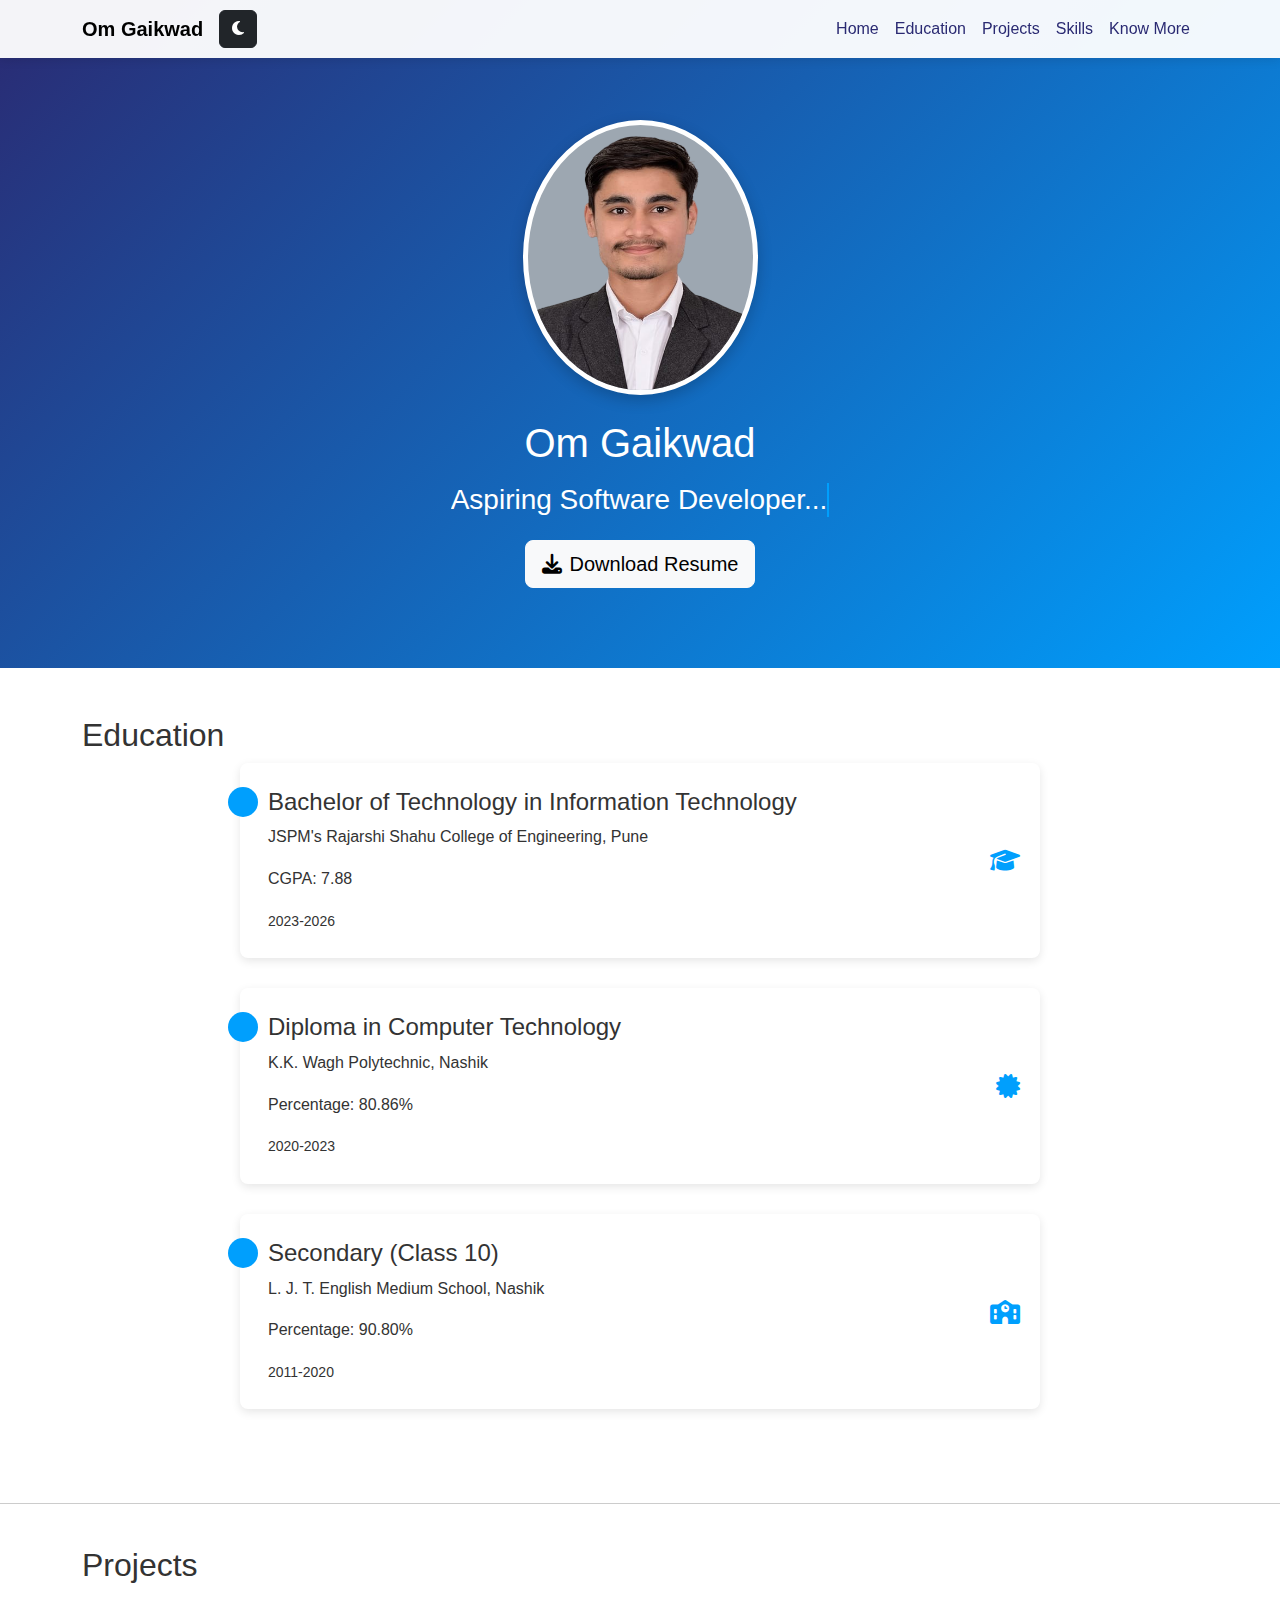
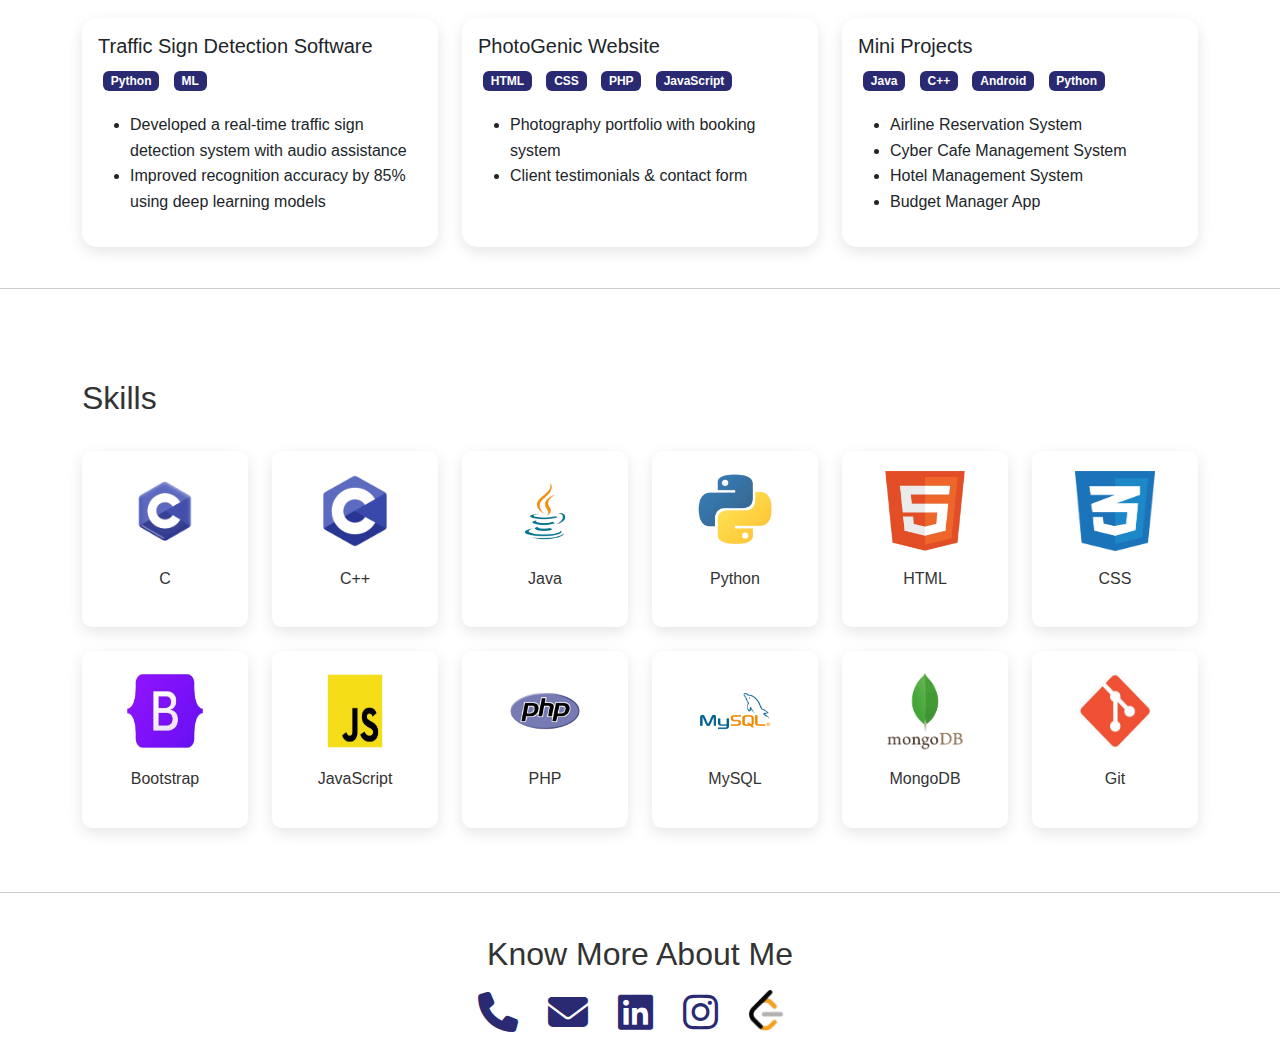
<file: index.html>
<!DOCTYPE html>
<html lang="en">
<head>
    <meta charset="UTF-8">
    <meta name="viewport" content="width=device-width, initial-scale=1.0">
    <title>Om Gaikwad - Portfolio</title>
    <link href="https://cdn.jsdelivr.net/npm/bootstrap@5.3.0/dist/css/bootstrap.min.css" rel="stylesheet">
    <link href="styles.css" rel="stylesheet">
    <link rel="stylesheet" href="https://cdnjs.cloudflare.com/ajax/libs/font-awesome/6.4.0/css/all.min.css">
</head>
<body>
    <!-- Navigation -->
    <nav class="navbar navbar-expand-lg fixed-top">
        <div class="container">
            <a class="navbar-brand fw-bold" href="#">Om Gaikwad</a>
            <button class="btn btn-dark mode-toggle" id="modeToggle">
                <i class="fas fa-moon"></i>
            </button>
            <div class="collapse navbar-collapse" id="navbarNav">
                <ul class="navbar-nav ms-auto">
                    <li class="nav-item"><a class="nav-link active" href="#home">Home</a></li>
                    <li class="nav-item"><a class="nav-link" href="#education">Education</a></li>
                    <li class="nav-item"><a class="nav-link" href="#projects">Projects</a></li>
                    <li class="nav-item"><a class="nav-link" href="#skills">Skills</a></li>
                    <li class="nav-item"><a class="nav-link" href="#contact">Know More</a></li>
                </ul>
            </div>
        </div>
    </nav>

    <!-- Hero Section -->
    <section id="home" class="hero-section">
        <div class="container text-center">
            <img src="/assets/Professional.png" alt="Profile" class="profile-img">
            <h1 class="mt-4 mb-3">Om Gaikwad</h1>
            <h3 class="typewriter">Aspiring Software Developer...</h3>
            <br>
            <a href="https://drive.google.com/file/d/1DavSnMOipvAWdf6DQALmynNHDDbSHwsn/view?usp=sharing" class="btn btn-light btn-lg mt-3" target="_blank">
                <i class="fas fa-download me-2"></i>Download Resume
            </a>
        </div>
    </section>

    <!-- Education Section -->
    <section id="education" class="py-5">
        <div class="container">
            <h2 class="section-title">Education</h2>
            <div class="timeline">
                <div class="timeline-item">
                    <i class="fas fa-graduation-cap timeline-icon"></i>
                    <h4>Bachelor of Technology in Information Technology</h4>
                    <p>JSPM's Rajarshi Shahu College of Engineering, Pune</p>
                    <p>CGPA: 7.88</p>
                    <small>2023-2026</small>
                </div>
                <div class="timeline-item">
                    <i class="fas fa-certificate timeline-icon"></i>
                    <h4>Diploma in Computer Technology</h4>
                    <p>K.K. Wagh Polytechnic, Nashik</p>
                    <p>Percentage: 80.86%</p>
                    <small>2020-2023</small>
                </div>
                <div class="timeline-item">
                    <i class="fas fa-school timeline-icon"></i>
                    <h4>Secondary (Class 10)</h4>
                    <p>L. J. T. English Medium School, Nashik</p>
                    <p>Percentage: 90.80%</p>
                    <small>2011-2020</small>
                </div>
            </div>
        </div>
    </section>
    <hr>
    <br>
    <!-- Projects Section -->
    <section id="projects" class="pro">
        <div class="container">
            <h2 class="section-title">Projects</h2>
            <br>
            <div class="row g-4">
                <div class="col-md-4">
                    <div class="card project-card">
                        <div class="card-body">
                            <h5 class="card-title">Traffic Sign Detection Software</h5>
                            <div class="mb-3">
                                <span class="badge tech-badge">Python</span>
                                <span class="badge tech-badge">ML</span>
                            </div>
                            <ul>
                                <li>Developed a real-time traffic sign detection system with audio assistance</li>
                                <li>Improved recognition accuracy by 85% using deep learning models</li>
                            </ul>
                        </div>
                    </div>
                </div>
                <div class="col-md-4">
                    <div class="card project-card">
                        <div class="card-body">
                            <h5 class="card-title">PhotoGenic Website</h5>
                            <div class="mb-3">
                                <span class="badge tech-badge">HTML</span>
                                <span class="badge tech-badge">CSS</span>
                                <span class="badge tech-badge">PHP</span>
                                <span class="badge tech-badge">JavaScript</span>
                            </div>
                            <ul>
                                <li>Photography portfolio with booking system</li>
                                <li>Client testimonials & contact form</li>
                            </ul>
                        </div>
                    </div>
                </div>
                <div class="col-md-4">
                    <div class="card project-card">
                        <div class="card-body">
                            <h5 class="card-title">Mini Projects</h5>
                            <div class="mb-3">
                                <span class="badge tech-badge">Java</span>
                                <span class="badge tech-badge">C++</span>
                                <span class="badge tech-badge">Android</span>
                                <span class="badge tech-badge">Python</span>
                            </div>
                            <ul>
                                <li>Airline Reservation System</li>
                                <li>Cyber Cafe Management System</li>
                                <li>Hotel Management System</li>
                                <li>Budget Manager App</li>
                            </ul>
                        </div>
                    </div>
                </div>
            </div>
        </div>
        <br>
    </section>
    <hr>
    <br>
    <!-- Skills Section -->
    <section id="skills" class="py-5">
        <div class="container">
            <h2 class="section-title">Skills</h2>
            <br>
            <div class="row g-4">
                <div class="col-3 col-md-2">
                    <div class="skill-item">
                        <img src="/assets/c.png" class="skill-icon" alt="C">
                        <p>C</p>
                    </div>
                </div>
                <div class="col-3 col-md-2">
                    <div class="skill-item">
                        <img src="/assets/c++.png" class="skill-icon" alt="C++">
                        <p>C++</p>
                    </div>
                </div>
                <div class="col-3 col-md-2">
                    <div class="skill-item">
                        <img src="/assets/Java.png" class="skill-icon" alt="Java">
                        <p>Java</p>
                    </div>
                </div>
                <div class="col-3 col-md-2">
                    <div class="skill-item">
                        <img src="/assets/python logo.png" class="skill-icon" alt="Python">
                        <p>Python</p>
                    </div>
                </div>
                <div class="col-3 col-md-2">
                    <div class="skill-item">
                        <img src="/assets/html5.png" class="skill-icon" alt="HTML">
                        <p>HTML</p>
                    </div>
                </div>
                <div class="col-3 col-md-2">
                    <div class="skill-item">
                        <img src="/assets/css3.png" class="skill-icon" alt="CSS">
                        <p>CSS</p>
                    </div>
                </div>
                <div class="col-3 col-md-2">
                    <div class="skill-item">
                        <img src="/assets/BS.png" class="skill-icon" alt="Bootstrap">
                        <p>Bootstrap</p>
                    </div>
                </div>
                <div class="col-3 col-md-2">
                    <div class="skill-item">
                        <img src="/assets/JS.png" class="skill-icon" alt="JavaScript">
                        <p>JavaScript</p>
                    </div>
                </div>
                <div class="col-3 col-md-2">
                    <div class="skill-item">
                        <img src="/assets/PHP.png" class="skill-icon" alt="PHP">
                        <p>PHP</p>
                    </div>
                </div>
                <div class="col-3 col-md-2">
                    <div class="skill-item">
                        <img src="/assets/mysql.png" class="skill-icon" alt="MySQL">
                        <p>MySQL</p>
                    </div>
                </div>
                <div class="col-3 col-md-2">
                    <div class="skill-item">
                        <img src="/assets/MongoDB.png" class="skill-icon" alt="MongoDB">
                        <p>MongoDB</p>
                    </div>
                </div>
                <div class="col-3 col-md-2">
                    <div class="skill-item">
                        <img src="/assets/Git.png" class="skill-icon" alt="Git">
                        <p>Git</p>
                    </div>
                </div>
            </div>
        </div>
    </section>
    <hr>
    <br>
    <!-- Contact Section -->
    <section id="contact" class="contact">
        <div class="container text-center">
            <h2 class="section-title">Know More About Me</h2>
            <div class="d-flex justify-content-center">
                <a href="tel:+918624948932" class="contact-icon">
                    <i class="fas fa-phone"></i>
                </a>
                <a href="mailto:omgaikwad05102004@gmail.com" class="contact-icon">
                    <i class="fas fa-envelope"></i>
                </a>
                <a href="https://linkedin.com/in/om-gaikwad-jspm" class="contact-icon" target="_blank">
                    <i class="fab fa-linkedin"></i>
                </a>
                <a href="https://www.instagram.com/om_gaikwad_0510" class="contact-icon" target="_blank">
                    <i class="fab fa-instagram"></i>
                </a>
                <a href="https://leetcode.com/omgaikwad05102004" class="contact-icon" target="_blank">
                    <img src="assets/leetcode.png" height="55">
                </a>                                
            </div>
        </div>
    </section>

    <script src="https://cdn.jsdelivr.net/npm/bootstrap@5.3.0/dist/js/bootstrap.bundle.min.js"></script>
    <script>
        // Dark Mode Toggle
        const modeToggle = document.getElementById('modeToggle');
        const body = document.body;

        function toggleMode() {
            body.classList.toggle('dark-mode');
            const isDark = body.classList.contains('dark-mode');
            modeToggle.innerHTML = `<i class="fas ${isDark ? 'fa-sun' : 'fa-moon'}"></i>`;
            localStorage.setItem('darkMode', isDark);
        }

        // Check for saved preference
        if (localStorage.getItem('darkMode') === 'true') {
            toggleMode();
        }

        modeToggle.addEventListener('click', toggleMode);
    </script>
</body>
</html>
</file>
<file: styles.css>
/* Base Styles */
:root {
    --primary-color: #2A2A72;
    --secondary-color: #009FFD;
    --text-color: #333;
    --transition: all 0.3s ease;
    --primary-color-rgb: 42, 42, 114;
    --secondary-color-rgb: 0, 159, 253;
}

body {
    font-family: 'Poppins', sans-serif;
    color: var(--text-color);
    line-height: 1.6;
}

/* Navigation */
.navbar {
    background: rgba(255, 255, 255, 0.95);
    box-shadow: 0 2px 10px rgba(0, 0, 0, 0.1);
}

.nav-link {
    color: var(--primary-color) !important;
    font-weight: 500;
    transition: var(--transition);
}

.nav-link:hover {
    color: var(--secondary-color) !important;
}

/* Hero Section */
.hero-section {
    background: linear-gradient(135deg, var(--primary-color) 0%, var(--secondary-color) 100%);
    color: white;
    padding: 120px 0 80px;
}

.profile-img {
    width: 235px;
    height: 275px;
    border-radius: 50%;
    border: 5px solid white;
    box-shadow: 0 5px 15px rgba(0, 0, 0, 0.2);
    background:#9da7b1;
}

/* Typewriter Effect */
.typewriter {
    overflow: hidden;
    border-right: 2px solid var(--secondary-color);
    white-space: nowrap;
    margin: 0 auto;
    display: inline-block;
    position: relative;
    animation: 
        typing 4s steps(50, end),
        blink-caret 0.5s;
}

@keyframes typing {
    from { width: 0 }
    to { width: 40% }
}

@keyframes blink-caret {
    from, to { border-color: transparent }
    50% { border-color: var(--secondary-color); }
}

/* Education Timeline */
.timeline {
    position: relative;
    max-width: 800px;
    margin: 0 auto;
}

.timeline-item {
    position: relative;
    padding: 25px;
    margin-bottom: 30px;
    background: #fff;
    border-radius: 8px;
    box-shadow: 0 3px 10px rgba(0, 0, 0, 0.1);
    transition: var(--transition);
    cursor: pointer;
    border-left: 3px solid transparent;
}

.timeline-item:hover {
    transform: translateY(-5px);
    box-shadow: 0 8px 25px rgba(0, 0, 0, 0.2);
    border-left-color: var(--secondary-color);
    background: linear-gradient(45deg, 
        rgba(var(--primary-color-rgb), 0.05) 0%,
        rgba(var(--secondary-color-rgb), 0.02) 100%
    );
}

.timeline-item::before {
    content: '';
    position: absolute;
    top: 24px;
    left: -15px;
    width: 30px;
    height: 30px;
    background: var(--secondary-color);
    border-radius: 50%;
    transition: var(--transition);
}

.timeline-item:hover::before {
    transform: scale(1.2);
    background: var(--primary-color);
    box-shadow: 0 0 15px var(--secondary-color);
}

.timeline-icon {
    position: absolute;
    right: 20px;
    top: 50%;
    transform: translateY(-50%);
    font-size: 1.5rem;
    color: var(--secondary-color);
    transition: var(--transition);
}

.timeline-item:hover .timeline-icon {
    transform: translateY(-50%) rotate(360deg);
    color: var(--primary-color);
}

/* Project Cards */
.project-card {
    transition: var(--transition);
    border: 1px;
    box-shadow: 0 5px 15px rgba(0, 0, 0, 0.1);
    height: 100%;
    border-radius: 15px;
}

.project-card:hover {
    transform: translateY(-10px);
    background: linear-gradient(45deg, 
        rgba(var(--primary-color-rgb), 0.05) 0%,
        rgba(var(--secondary-color-rgb), 0.02) 100%
    );
}

.tech-badge {
    background: var(--primary-color);
    color: white;
    margin: 5px;
}

/* Skills Section */
.skill-item {
    text-align: center;
    padding: 20px;
    transition: var(--transition);
    border: 1px;
    border-radius: 10px;
    box-shadow: 0 5px 15px rgba(0, 0, 0, 0.1);
}

.skill-item:hover {
    transform: translateY(-5px);
    border-color: var(--secondary-color);
    box-shadow: 0 5px 15px rgba(0, 0, 0, 0.2);
}

.skill-icon {
    width: 80px;
    height: 80px;
    margin-bottom: 15px;
    transition: var(--transition);
}

/* Contact Section */
.contact-icon {
    font-size: 2.5rem;
    color: var(--primary-color);
    transition: var(--transition);
    margin: 0 15px;
}

.contact-icon:hover {
    color: var(--secondary-color);
    transform: scale(1.2);
}

/* Dark Mode Styles */
body.dark-mode {
    --primary-color: #BB86FC;
    --secondary-color: #03DAC6;
    --text-color: #ffffff;
    background-color: #121212;
}

body.dark-mode .navbar {
    background: rgba(18, 18, 18, 0.95);
}

body.dark-mode .navbar-brand {
    color: #fff !important;
}

body.dark-mode .hero-section{
    background:rgba(30, 30, 30, 0.8) ;
}

body.dark-mode .profile-img{
    background:#2d2b2b ;
}

body.dark-mode .project-card {
    background:rgba(18, 18, 18, 0.95);
    color:white;
}
body.dark-mode .timeline-item {
    background: #1E1E1E;
    color: white;
    border: 1px;
    border-color: white;
}

body.dark-mode .pro
{
    background-color:#1E1E1E ;
}  

body.dark-mode .contact
{
    background-color:#1E1E1E ;
}

body.dark-mode .timeline-item:hover {
    background: linear-gradient(45deg, 
        rgba(187, 134, 252, 0.08) 0%,
        rgba(3, 218, 198, 0.04) 100%
    );
}

body.dark-mode .skill-item{
    background:#1E1E1E;
}

body.dark-mode .skill-item:hover{
    background: linear-gradient(45deg, 
        rgba(187, 134, 252, 0.08) 0%,
        rgba(3, 218, 198, 0.04) 100%
    );
}

/* Responsive Design */
@media (max-width: 768px) {
    .profile-img {
        width: 180px;
        height: 200px;
    }
    
    .timeline-icon {
        display: none;
    }
    
    .mode-toggle {
        position: static;
        transform: none;
        margin-left: auto;
    }
    
    .skill-item {
        padding: 15px;
        background-color:white;
    }
    
    .skill-icon {
        width: 60px;
        height: 60px;
    }
}
</file>
